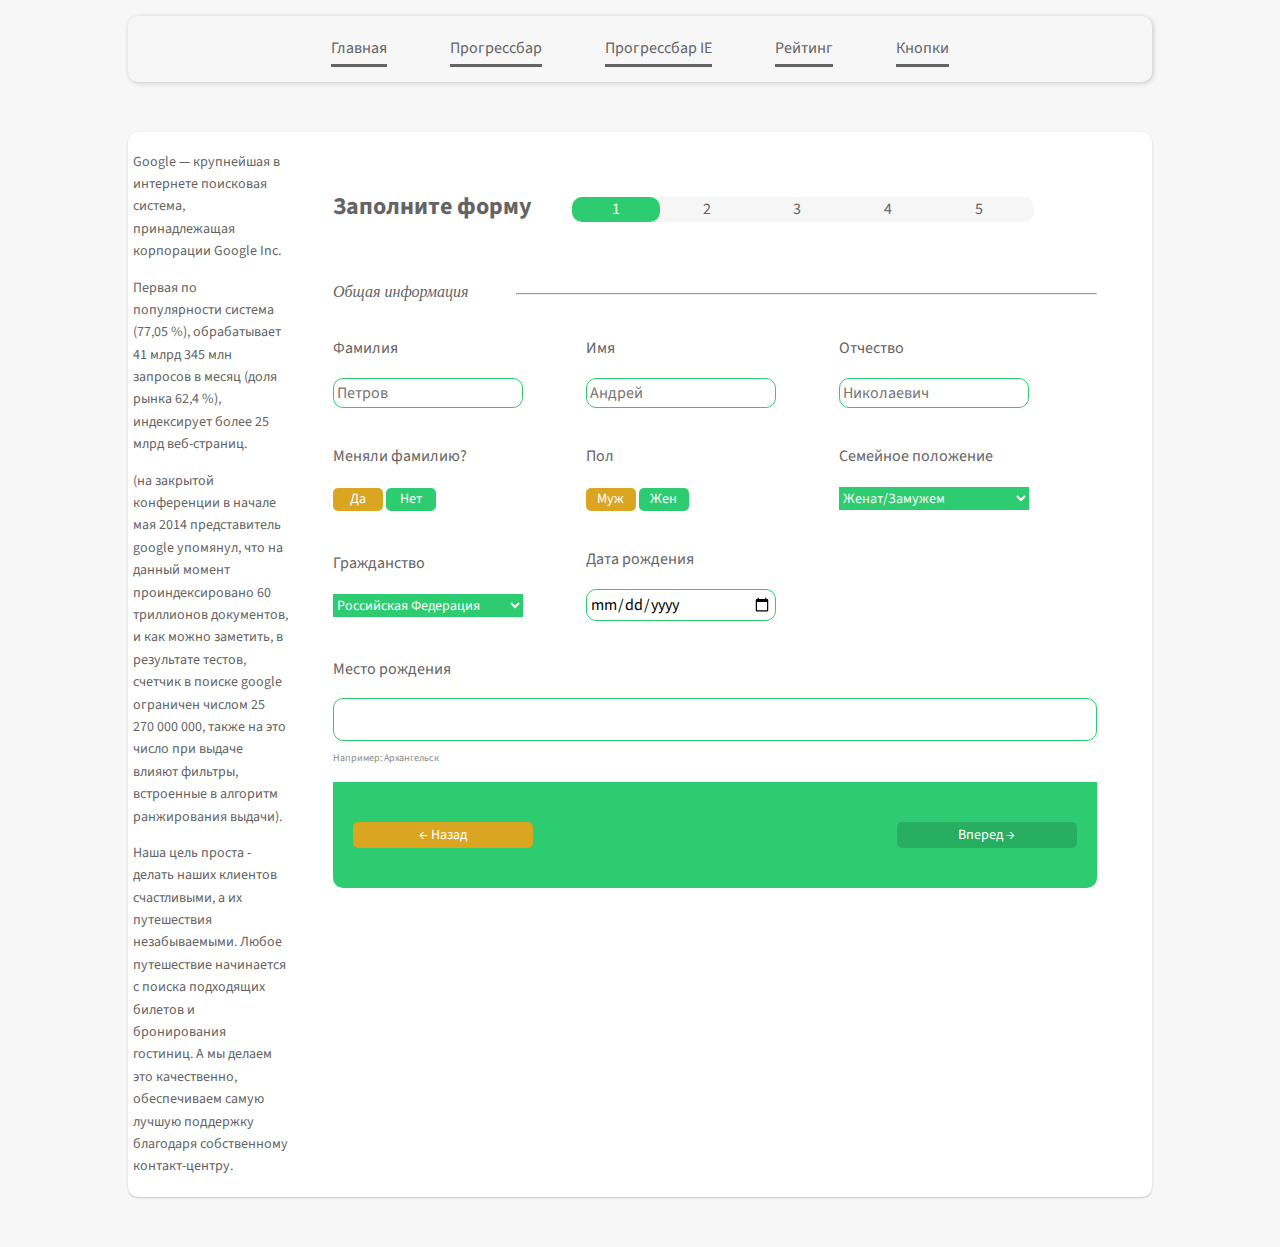
<file: index.html>
<!DOCTYPE HTML>
<html>

<head>
    <meta http-equiv="Content-Type" content="text/html; charset=UTF-8" />
    <title>Page</title>
    <meta name="viewport" content="width=device-width, initial-scale=1">
    <link href="css/normalize.css" rel="stylesheet" type="text/css" />
    <link href="css/main.css" rel="stylesheet" type="text/css" />
    <link href="http://fonts.googleapis.com/css?family=Source+Sans+Pro:400,700" rel="stylesheet" type="text/css" />
    <!--[if lt IE 9]>
	<script src="js/iemediaqueries.js"></script>
	<script src="http://html5shim.googlecode.com/svn/trunk/html5.js"></script>
    <![endif]-->
    
    <!--[if IE 8]>
    <style>
    
    .sidebar {
    padding: 0.488281% 2% 0.488281% 0.488281%;
    }
    
    </style>
    <![endif]-->
    
</head>

<body>
    
       <nav class="nav">
            
            <ul class="nav-list">
                <li class="nav-list-item current"><a href="index.html" class="nav-list-item-link">Главная</a></li>
                <li class="nav-list-item"><a href="index2.html" class="nav-list-item-link">Прогрессбар</a></li>
                <li class="nav-list-item"><a href="index5.html" class="nav-list-item-link">Прогрессбар IE</a></li>
                <li class="nav-list-item"><a href="index3.html" class="nav-list-item-link">Рейтинг</a></li>
                <li class="nav-list-item"><a href="index4.html" class="nav-list-item-link">Кнопки</a></li>
            </ul>
            
        </nav>

    <div class="wrapper">
    
        <aside class="sidebar">
            <p>Google — крупнейшая в интернете поисковая система, принадлежащая корпорации Google Inc.</p>

<p>Первая по популярности система (77,05 %), обрабатывает 41 млрд 345 млн запросов в месяц (доля рынка 62,4 %), индексирует более 25 млрд веб-страниц.</p>

<p>(на закрытой конференции в начале мая 2014 представитель google упомянул, что на данный момент проиндексировано 60 триллионов документов, и как можно заметить, в результате тестов, счетчик в поиске google ограничен числом 25 270 000 000, также на это число при выдаче влияют фильтры, встроенные в алгоритм ранжирования выдачи).</p> 
        <p>Наша цель проста - делать наших клиентов счастливыми, а их путешествия незабываемыми. Любое путешествие начинается с поиска подходящих билетов и бронирования гостиниц. А мы делаем это качественно, обеспечиваем самую лучшую поддержку благодаря собственному контакт-центру.</p>
         </aside>
        
        <div class="maincontent">
        
     
        
        <section class="stages">
            
            <h2 class="stages-heading">Заполните форму</h2>
            <ul class="stages-bar">
                
                <li class="stages-bar-item stages--current">1</li>
                <li class="stages-bar-item">2</li>
                <li class="stages-bar-item">3</li>
                <li class="stages-bar-item">4</li>
                <li class="stages-bar-item">5</li>
                
            </ul>
            <div class="clearfix"></div>
            
        </section>
        
        <section class="user-info">
        
        <h3 class="user-info-heading">Общая информация</h3>
        <hr class="user-info-separator" />
        <div class="clearfix"></div>
        
        
        <form action="process.html" method="get">
            
            <ul class="form-list">
                <li class="form-list-item">
                
                <p>Фамилия</p>
                <input type="text" name="surname" id="surname" placeholder="Петров">
                <label for="surname"></label>
                </li>
                <li class="form-list-item">
                
                <p>Имя</p>
                <input type="text" name="name" id="name" placeholder="Андрей">
                <label for="name"></label>
                </li>
                <li class="form-list-item">
                <p>Отчество</p>
                <input type="text" name="patronymic" id="patronymic" placeholder="Николаевич">
                <label for="patronymic"></label>
                </li>
                
                 </ul>
                 
            <ul class="form-list">
                
                <li class="form-list-item">
                
                <p>Меняли фамилию?</p>
                
                <input class="position" type="radio" name="surname-change" id="y" checked>
                <label class="position input-checked" for="surname-change" id="lb-y">Да</label>
                <input class="position" type="radio" name="surname-change" id="n">
                <label class="position" for="surname-change" id="lb-n">Нет</label>
                </li>
                
           
                
            
                
                <li class="form-list-item">
                
                <p>Пол</p>
                
                <input class="position-s" type="radio" name="sex" id="m" checked>
                <label class="position-s input-checked" id="lb-m" for="sex">Муж</label>
                <input class="position-s" type="radio" name="sex" id="w">
                <label class="position-s" id="lb-w" for="sex">Жен</label>
                </li>
               
                
          
                
                <li class="form-list-item">
                <p>Семейное положение</p>
                
                <label for="marital"></label>
                <select class="select-style" name="marital" id="marital">
                    <option value="">Женат/Замужем</option>
                    <option value="">Разведен/Разведена</option>
                    <option value="">Свободный/Свободная</option>
                </select>
                </li>
                
               </ul>
                
            <ul class="form-list">    
                
                <li class="form-list-item">
                
                <p>Гражданство</p>
                
                <label for="nationality"></label>
                <select class="select-style" name="nationality" id="nationality">
                    <option value="">Российская Федерация</option>
                    <option value="">Зимбабве</option>
                    <option value="">Австралия</option>
                </select>
                </li>
                
           
                
                <li class="form-list-item">
                
                <p>Дата рождения</p>
                
                <label for="birthdate"></label>
                <input type="date" name="" id="birthdate" placeholder="10.10.2000">
                </li>
                
                </ul>
                
                
                
                <p class="birth-info">Место рождения</p>
                
                <label for="birthplace"></label>
                <input class="birth-input" type="text" name="" id="birthplace">
               
                <p class="desc-info">Например: Архангельск</p>
                
                <div class="user-info-btns">
                    
                    <input class="btn btn-golden left" type="submit" value="&#8592; Назад">
                    <input class="btn btn-green right" type="submit" value="Вперед &#8594;">
                    <div class="clearfix"></div>
                </div>
            
        </form>
        
        
        </section>
        
        
        </div>
        <div class="clearfix"></div>
    
    </div>

    <script src="js/jquery.js"></script>
    <script src="js/input.js"></script>
    <script src="js/placeholder.min.js"></script>

</body>

</html>
</file>
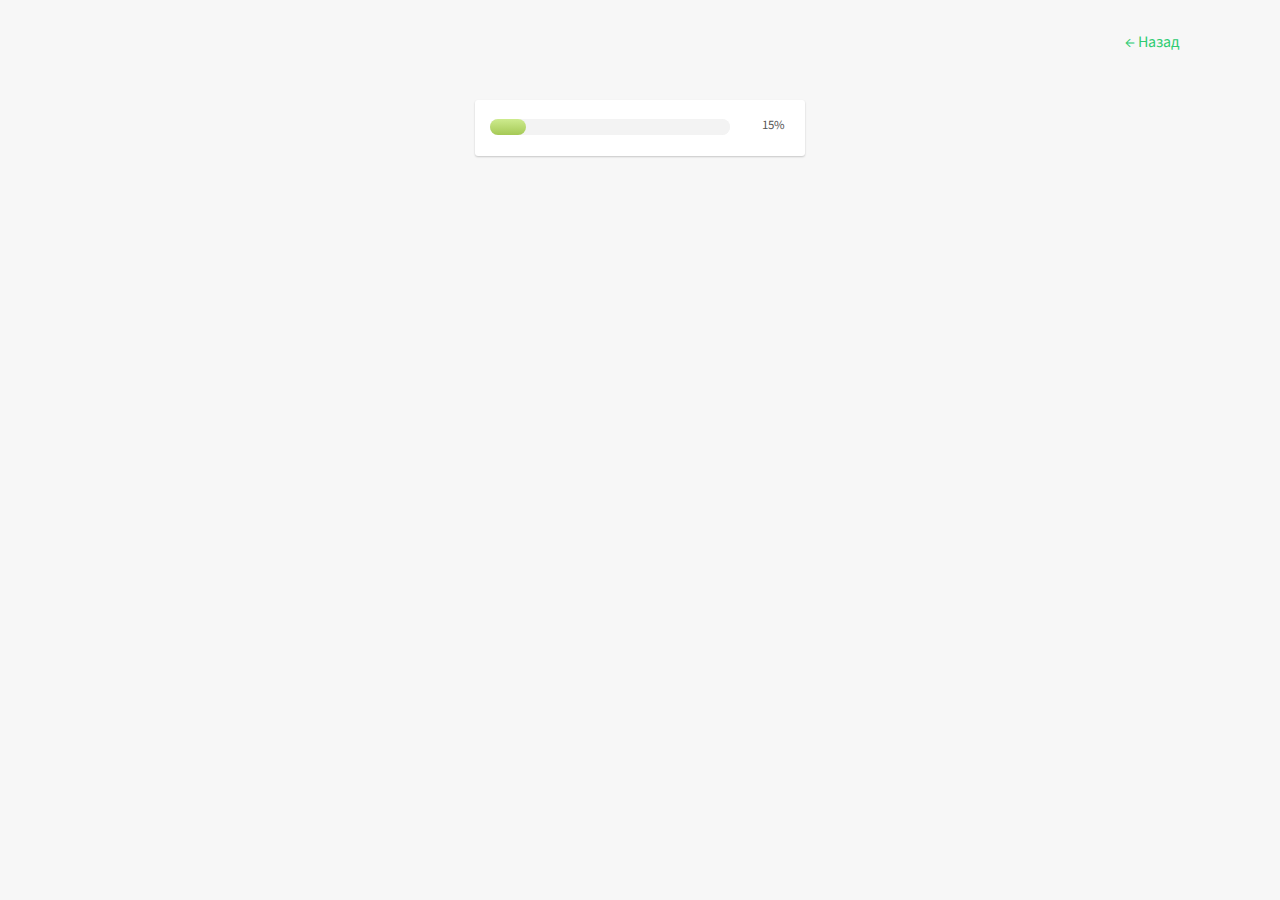
<file: index2.html>
<!DOCTYPE HTML>
<html>

<head>
    <meta http-equiv="Content-Type" content="text/html; charset=UTF-8" />
    <title>Progress Bar</title>
    <meta name="viewport" content="width=device-width">
    <link href="css/normalize.css" rel="stylesheet" type="text/css" />
    <link href="css/progress.css" rel="stylesheet" type="text/css" />
    <link href="http://fonts.googleapis.com/css?family=Source+Sans+Pro:400,700" rel="stylesheet" type="text/css" />
    <script src="js/jquery.js"></script>
    <script src="js/progress-polyfill.js"></script>
    <script>
    
    $(document).ready(function() {  
        
/*  Определяем переменные - макс. значение, временной интервал, значение прогресс бара*/
        
    var progressbar = $('#progressbar'),  
        max = progressbar.attr('max'),  
        time = (1000/max)*5,      
        value = progressbar.val();  
  
        
    /* Закладываем функцию с анимацией */
        
    var loading = function() {  
        value += 1; /* устанавливаем интервал */ 
        addValue = progressbar.val(value); /* Добавляем значение в прогресс бар */ 
          
        $('.progress-value').html(value + '%');  /* show the value inside, next to the progress bar  */
  
        if (value == max) {  /*   Когда достигнет максимума интервал, останавливаем   */
            clearInterval(animate);                      
        }  
    };  
        
        
    /* Начинаем анимацию */
  
    var animate = setInterval(function() {  
        loading();  
    }, time);  
});  
        
    </script>
</head>

<body>
<a class="back-link" href="javascript:history.go(-1);">← Назад</a>
    <div id="wrapper">
       
        <div class="progress-bar-wrapper">
            <progress class="progress" id="progressbar" value="0" max="100"></progress>
            <span class="progress-value">0%</span>
        </div>  
    </div>

</body>

</html>
</file>
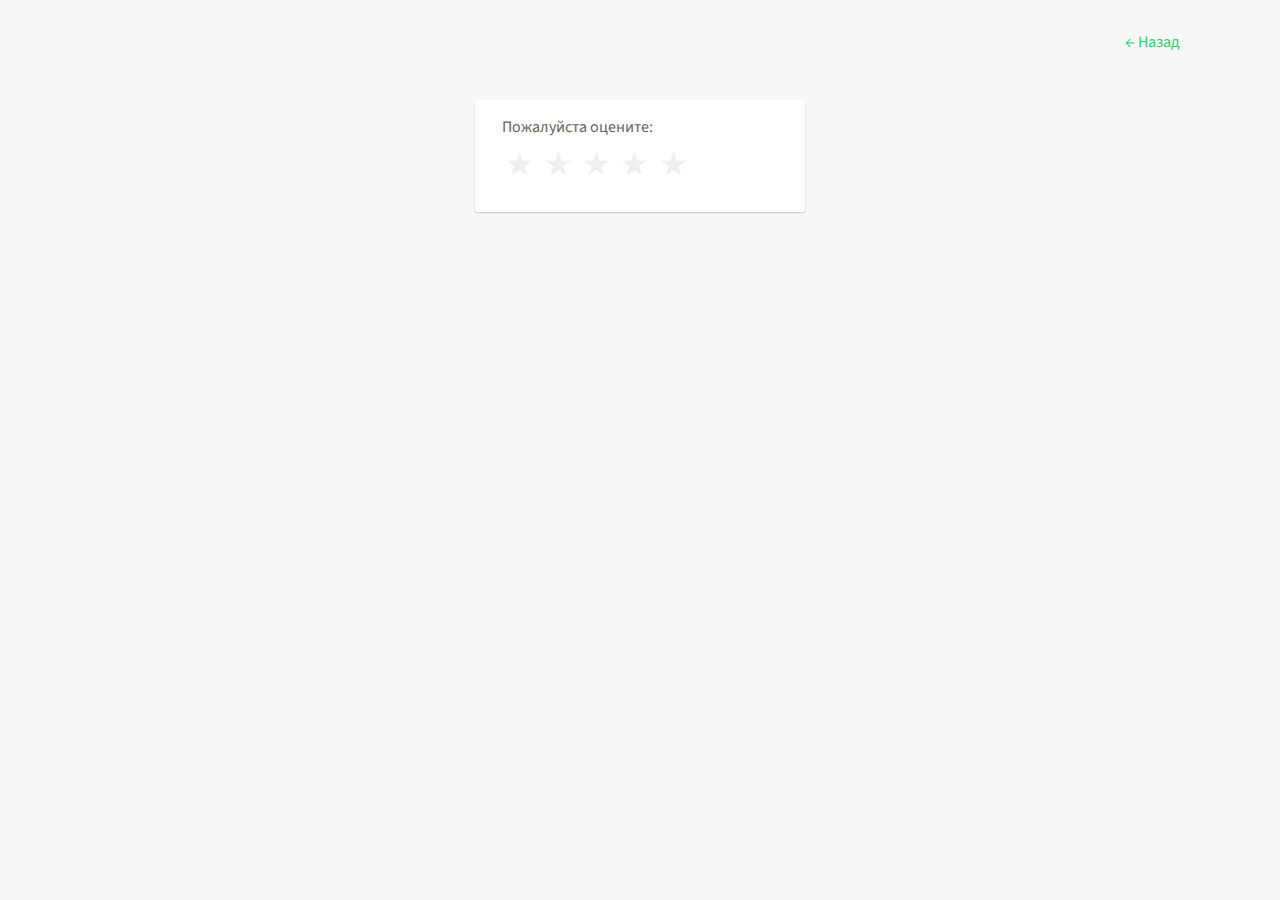
<file: index3.html>
<!DOCTYPE HTML>
<html>

<head>
    <meta http-equiv="Content-Type" content="text/html; charset=UTF-8" />
    <title>Rating Bar</title>
    <meta name="viewport" content="width=device-width">
    <link href="css/normalize.css" rel="stylesheet" type="text/css" />
    <link href="css/rating.css" rel="stylesheet" type="text/css" />
    <link href="http://fonts.googleapis.com/css?family=Source+Sans+Pro:400,700" rel="stylesheet" type="text/css" />
     <script type="text/javascript" src="js/jquery.js"></script>
<!--[if (gte IE 6)&(lte IE 8)]>
  <script type="text/javascript" src="js/selectivizr.js"></script>
  <noscript><link rel="stylesheet" href="css/rating.css" /></noscript>
<![endif]-->
    
</head>

<body>
<a class="back-link" href="javascript:history.go(-1);">← Назад</a>
    <div id="wrapper">
        
        
       <fieldset class="rating">
            <legend>Пожалуйста оцените:</legend>
            <input type="radio" id="star5" name="rating" value="5" /><label for="star5" title="Отлично!"></label>
            <input type="radio" id="star4" name="rating" value="4" /><label for="star4" title="Хорошо"></label>
            <input type="radio" id="star3" name="rating" value="3" /><label for="star3" title="Сойдет"></label>
            <input type="radio" id="star2" name="rating" value="2" /><label for="star2" title="Не очень"></label>
            <input type="radio" id="star1" name="rating" value="1" /><label for="star1" title="Плохо"></label>
        </fieldset>
        <div style="clear:both;"></div>
        
    </div>

</body>

</html>
</file>
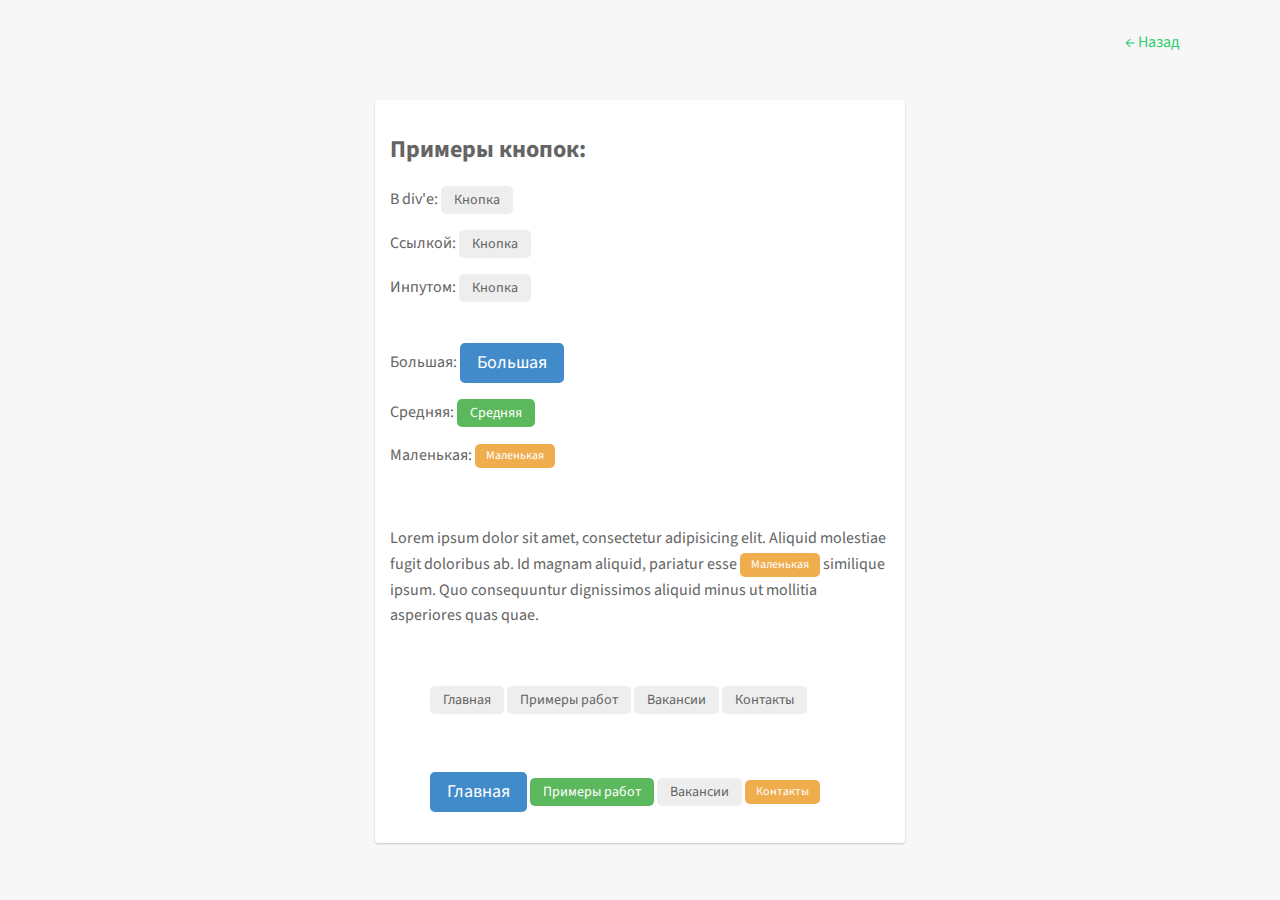
<file: index4.html>
<!DOCTYPE HTML>
<html>

<head>
    <meta http-equiv="Content-Type" content="text/html; charset=UTF-8" />
    <title>Button</title>
    <meta name="viewport" content="width=device-width">
    <link href="css/normalize.css" rel="stylesheet" type="text/css" />
    <link href="css/button.css" rel="stylesheet" type="text/css" />
    <link href="http://fonts.googleapis.com/css?family=Source+Sans+Pro:400,700" rel="stylesheet" type="text/css" />
    <script src="js/jquery.js"></script>
    
</head>

<body>
<a class="back-link" href="javascript:history.go(-1);">← Назад</a>
    <div id="wrapper">
    <h1>Примеры кнопок: </h1>
    <div>В  div'e:     <div class="btn">Кнопка</div></div>
    <p>Ссылкой:    <a class="btn" href="">Кнопка</a></p>
    <p>Инпутом:    <input class="btn" type="button" value="Кнопка"></p>
    <br />
    <div>Большая: <div class="btn btn-large">Большая</div></div>
    <p>Средняя: <a class="btn btn-default" href="">Средняя</a></p>
    <p>Маленькая: <input class="btn btn-small" type="button" value="Маленькая"></p>
    <br/>
    <p>Lorem ipsum dolor sit amet, consectetur adipisicing elit. Aliquid molestiae fugit doloribus ab. Id magnam aliquid, pariatur esse <input class="btn btn-small" type="button" value="Маленькая"> similique ipsum. Quo consequuntur dignissimos aliquid minus ut mollitia asperiores quas quae.</p>
    
    <br />
    
    <ul class="nav-list">
        <li class="nav-list-item"><a class="btn" href="">Главная</a></li>
        <li class="nav-list-item"><a class="btn" href="">Примеры работ</a></li>
        <li class="nav-list-item"><a class="btn" href="">Вакансии</a></li>
        <li class="nav-list-item"><a class="btn" href="">Контакты</a></li>
    </ul>
    
    <br />
    
    <ul class="nav-list">
        <li class="nav-list-item"><a class="btn btn-large" href="">Главная</a></li>
        <li class="nav-list-item"><a class="btn btn-default" href="">Примеры работ</a></li>
        <li class="nav-list-item"><a class="btn" href="">Вакансии</a></li>
        <li class="nav-list-item"><a class="btn btn-small" href="">Контакты</a></li>
    </ul>
    
    </div>

</body>

</html>
</file>
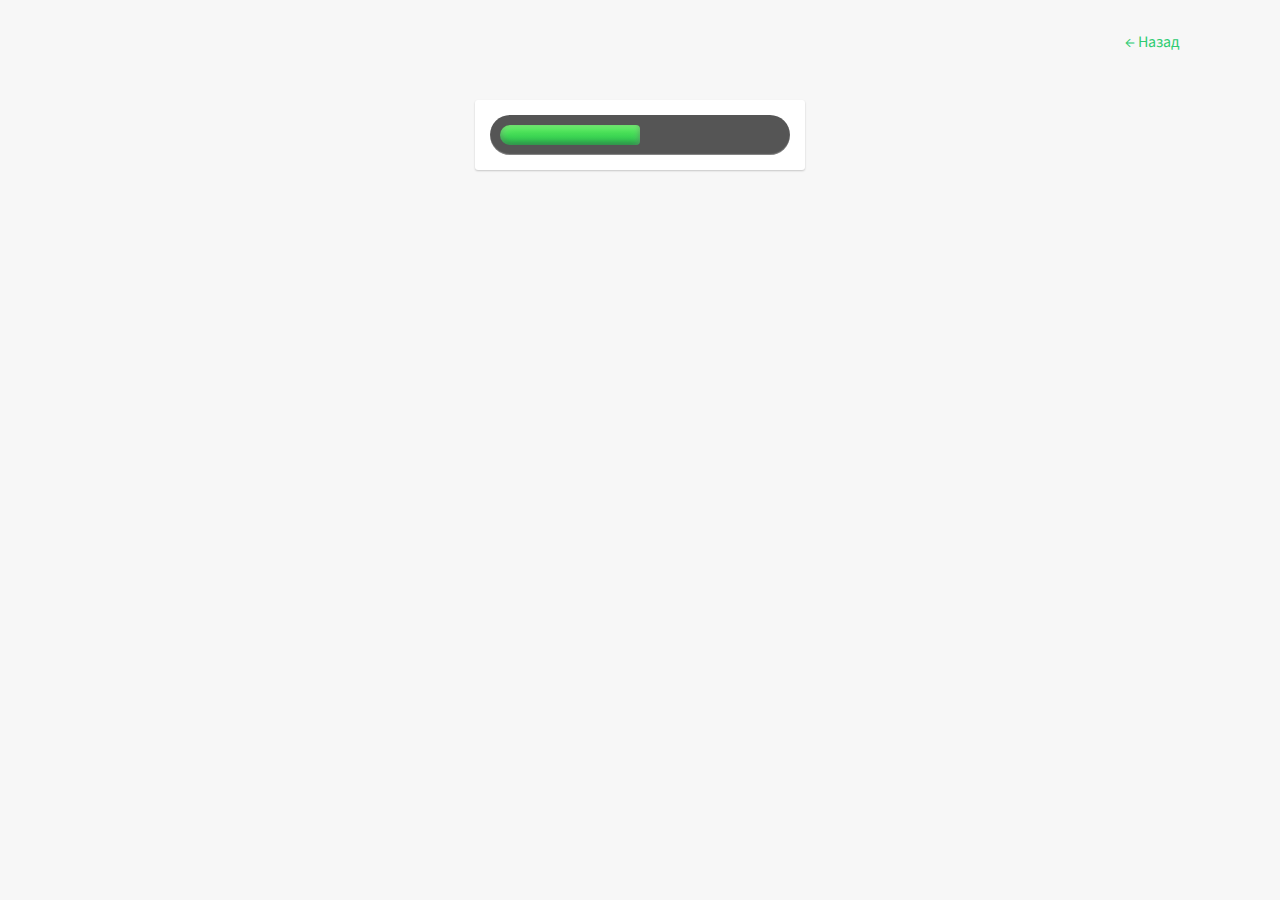
<file: index5.html>
<!DOCTYPE HTML>
<html>

<head>
    <meta http-equiv="Content-Type" content="text/html; charset=UTF-8" />
    <title>Progress Bar IE</title>
    <meta name="viewport" content="width=device-width">
    <link href="css/normalize.css" rel="stylesheet" type="text/css" />
    <link href="css/progress2.css" rel="stylesheet" type="text/css" />
    <link href="http://fonts.googleapis.com/css?family=Source+Sans+Pro:400,700" rel="stylesheet" type="text/css" />
    
</head>

<body>
<a class="back-link" href="javascript:history.go(-1);">← Назад</a>
    <div id="wrapper">
       
        <div class="meter">
            <span style="width: 50%"></span>
        </div>
    </div>

</body>

</html>
</file>
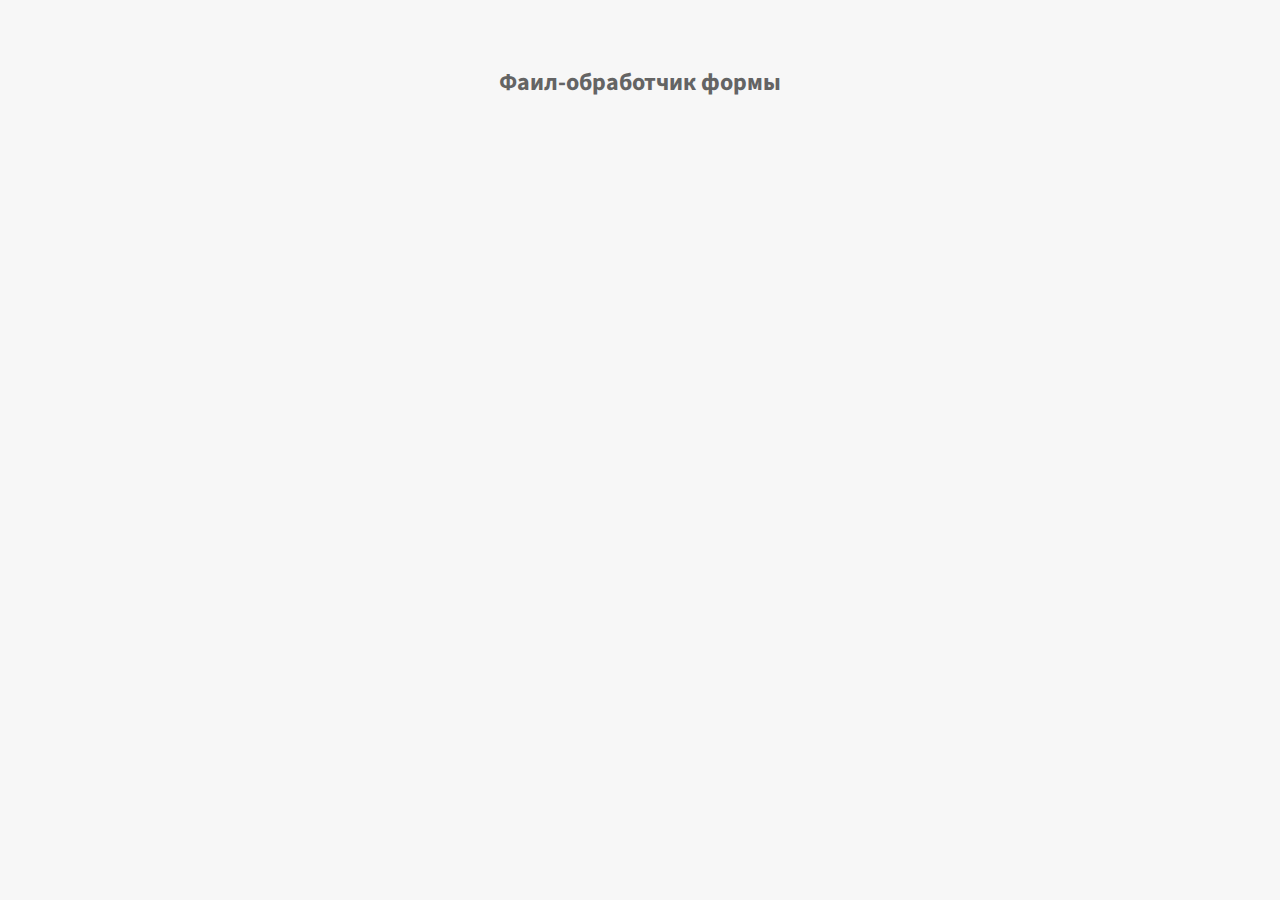
<file: process.html>
<!DOCTYPE HTML>
<html>

<head>
    <meta http-equiv="Content-Type" content="text/html; charset=UTF-8" />
    <title>Page</title>
    <meta name="viewport" content="width=device-width">
    <link href="css/normalize.css" rel="stylesheet" type="text/css" />
    <link href="css/main.css" rel="stylesheet" type="text/css" />
    <link href="http://fonts.googleapis.com/css?family=Source+Sans+Pro:400,700" rel="stylesheet" type="text/css" />
    
</head>

<body>

    <div id="wrapper">
    
       
        <h1 class="process-heading">Фаил-обработчик формы</h1> 
       
    
    </div>

    <script src="js/jquery.js"></script>
    <script src="js/input.js"></script>
    <script src="js/placeholder.min.js"></script>

</body>

</html>
</file>
<file: css/main.css>
html,
body {
    font-family: 'Source Sans Pro', sans-serif;
    font-size: 1em;
    font-weight: 400;
    line-height: 1.6;
    background: #f7f7f7;
    padding: 0;
    margin: 0;
    color: #646464;
}

*,
*:after,
*::before { 
  box-sizing: border-box;     
}


img { max-width: 100%; }



.wrapper {
    max-width: 1024px;
    width: 90%; /*  1024px  */
    margin: 50px auto;
    border-radius: 10px;
    background-color: #fff;
    box-shadow: 0px 1px 2px 0px rgba(0, 0, 0, .2);
}

.sidebar {
    width: 19.53125%; /*  200px / 1024px  */
    padding: 0.488281% 3.90625% 0.488281% 0.488281%; /* 5px / 1024px  */
    text-align: left;
    float: left;
    font-size: 0.875em;
}

.maincontent {
    width: 75.585938%; /*  774px / 1024px  */
    margin-top: 1em;
    padding: 0.488281%; /* 5px / 1024px  */
    text-align: justify;
    float: left;
}



/* Навигация */


.nav {
    max-width: 1024px;
    width: 90%;
    margin: 0 auto;
    border-radius: 10px;
    box-shadow: 1px 1px 5px rgba(0, 0, 0, 0.2);
}

.nav-list {
    list-style: none;
    text-align: center;
    padding:0;
}

.nav-list-item {
    display: inline-block;
    white-space: nowrap;
    padding: 20px 2.929688%;
}

.nav-list-item-link {
    text-decoration: none;
    color: #646464;
    padding-bottom: 5px;
    border-bottom: 3px solid #646464;
    -webkit-transition: all 300ms ease-in-out 0s;
    transition: all 300ms ease-in-out 0s;
}

.nav-list-item-link:hover {
    border-bottom: 3px solid #2ECC71;
    color: #2ECC71;
    -webkit-transition: all 300ms ease-in-out 0s;
    transition: all 300ms ease-in-out 0s;
}



/* Блок с индикатором заполнения формы */

.stages {
    margin: 1em 0;
}

.stages-heading {
    display: block;
    float: left;
}

.stages-bar {
    display: block;
    float: left;
    list-style: none;
    width: 60.471204%;
    margin: 28px 0 0 5.235602%;
    background-color: #f6f6f6;
    padding: 0;
    border-radius: 10px;
}


.stages-bar-item {
    display: inline-block;
    width: 19%;
    text-align: center;
    cursor: pointer;
}

.stages--current {
    background-color: #2ECC71;
    border-radius: 10px;
    color:#fff;
}

.stages--active {
    background-color: #26A65B;
    border-radius: 10px;
    color:#fff;
}




/* Блок с самой формой */


.user-info-heading {
    width: 23%;
    display: block;
    margin-right: 1%;
    float: left;
    font-family: Tahoma;
    font-size: 1em;
    font-weight: normal;
    font-style: italic;
}

.user-info-separator {
    width: 76%;
    display: block;
    float: left;
    margin-top: 30px;
}


.form-list {
    padding: 0;
    list-style: none;
    width: 100%;
    margin: 0 auto;
}

.form-list-item {
    display: inline-block;
    width:32.722517%;
    padding-bottom: 20px;
    position: relative;
}

input {
    width:76%;
    border: 1px solid #2ecc71;
    padding: 1.2%;
    outline-color: goldenrod;
    border-radius: 10px;
}


.form-list-item > input[type='radio'] {
   opacity: 0;
   filter: alpha(opacity=0);
   z-index: 9999;
   cursor: pointer;
}
 
.form-list-item > input[type='radio'] + label {
   background-color: #2ECC71;
   display: inline-block;
   border-radius: 5px;
   color: #fff;
   position: relative;
   font-size: 0.875em;
   cursor: pointer;
   text-align: center;
}
 
.position {
    position: absolute;
    width: 20%;
    height: 23px;
}

.position-s {
    position: absolute;
    width: 20%;
    height: 23px;
}

.input-checked {
    background-color: goldenrod !important;
}


.select-style {
    width: 76%;
    height: 23px;
    font-size: 0.875em;
    color: #fff;
    background-color:#2ecc71;
    border: none;
    outline: none;
}

.birth-input {
        width: 100%;
    }

.user-info-btns {
    background-color: #2ecc71;
    padding:40px 20px;
    border-radius: 0 0 10px 10px;
    margin:1em 0;
}


.btn {
    display: inline-block;
    width: 24.86911%;
    padding: 6px 1.570681%;
    margin: 0;
    font-size: 0.875em;
    font-weight: 400;
    line-height: 0.875em;
    text-decoration: none;
    color:#fff;
    text-align: center;
    white-space: nowrap;
    vertical-align: middle;
    cursor: pointer;
    -webkit-user-select: none;
    -moz-user-select: none;
    -ms-user-select: none;
    user-select: none;
    background-color: #EEE;
    border: 1px solid transparent;
    border-radius: 5px;
    outline: none;
}

.btn-green {
    background-color: #27ae60;
}

.btn-green:hover {
    background-color: #16A085;
}

.btn-golden {
    background-color: goldenrod;
}

.btn-golden:hover {
    background-color: #D35400;
}

.desc-info {
    font-size: 0.625em;
    line-height: 1.5;
    color: #888;
}


.process-heading {
    text-align: center;
    padding: 2em 0;
}



/* Media queries */

@media screen and (max-width: 955px) { 

    .sidebar {
        float: none;
        width: 98%;
        margin: 0 auto;
        text-align: justify;
        padding: 10px 2% 0 2%;
    }
    
    .maincontent {
        float: none;
        width:98%;
        margin: 0 auto;
        padding: 0.488281%;
    }
    
    .stages-bar {
        float: left;
        list-style: none;
        width: 60.471204%;
        margin: 28px 0 0 5.235602%;
        background-color: #f6f6f6;
        padding: 0;
        border-radius: 10px;
    }
    
}



@media screen and (max-width: 735px) { 

    .stages-heading {
        text-align: center;
        float: none;
    }
    
    .stages-bar {
        float:none;
        width: 90%;
        margin: 0 5%;
    }
    
    .user-info-heading {
        display: none;
    }
    
    .user-info-separator {
        display: none;
    }
    
    .form-list {
        width:98%;
        margin:0 1%;
    }
}



@media screen and (max-width: 630px) { 

    .nav {
        font-size: 0.875em;
    }
    
    .form-list {
        width: 95%;
        margin-left: 5%;
    }
    
    .form-list-item { 
        width: 45%;
    }
}


@media screen and (max-width: 560px) { 

    .nav {
        font-size: 0.875em;
    }
    
    .nav-list {
        background:url("../img/icon-menu.png") no-repeat 95% 50%;
    }
    
    .nav-list-item {
		display: none; /* hide all <li> items */
        padding:10px 2.929688%;
	}
	.current {
		display: block; /* show only current <li> item */
	}
	.nav-list-item-link {
		display: block;
		text-align: left;
        padding-bottom: 0;
        border-bottom: none;
	}
    
    .nav-list-item-link:hover {
        border-bottom: none;
    }
	

	/* on nav hover */
	.nav ul:hover {
		background-image: none;
	}
	.nav-list:hover .nav-list-item {
		display: block;
		margin: 0 0 5px;
	}
	.nav-list:hover .current {
		background: url("../img/icon-check.png") no-repeat 10px 7px;
	}
    
    
    .form-list {
        width: 95%;
        margin-left: 5%;
    }
    
    .form-list-item { 
        width: 45%;
    }
}


@media screen and (max-width: 490px) { 

    .form-list-item {
        display: block;
        width: 100%;
    }
    
    .form-list-item > input {
        width: 95%;
    }
    
    .birth-input {
        width: 95%;
        margin-left: 5%;
    }
    
    .desc-info, .birth-info {
        margin-left: 5%;
    }
    
}

.left {
    float: left;
}

.right {
    float: right;
}

.clearfix:after {
  content: "";
  display: table;
  clear: both;
}
</file>
<file: css/progress.css>
html, body {
    font-family: 'Source Sans Pro', sans-serif;
    font-size: 16px;
    font-weight: 400;
    line-height: 1.6;
    background: #f7f7f7;
    padding: 0;
    margin: 0;
    color: #646464;
}

#wrapper {
    width: 300px;
    margin: 100px auto 0;
    padding: 15px 15px;
    border-radius: 3px;
    background-color: #fff;
    box-shadow: 0px 1px 2px 0px rgba(0, 0, 0, .2); 
}


progress {
    background-color: #f3f3f3;
    border: 0;
    width: 80%;
    height: 16px;
    border-radius: 9px;
}

progress {
	background-color: #f3f3f3;
	border: 0;
	width: 80%;
	height: 16px;
	border-radius: 9px;
}
progress::-webkit-progress-bar {
	background-color: #f3f3f3;
	border-radius: 9px;
}
progress::-webkit-progress-value {
	background: #cdeb8e;
	background: -moz-linear-gradient(top,  #cdeb8e 0%, #a5c956 100%);
	background: -webkit-gradient(linear, left top, left bottom, color-stop(0%,#cdeb8e), color-stop(100%,#a5c956));
	background: -webkit-linear-gradient(top,  #cdeb8e 0%,#a5c956 100%);
	background: -o-linear-gradient(top,  #cdeb8e 0%,#a5c956 100%);
	background: -ms-linear-gradient(top,  #cdeb8e 0%,#a5c956 100%);
	background: linear-gradient(to bottom,  #cdeb8e 0%,#a5c956 100%);
	filter: progid:DXImageTransform.Microsoft.gradient( startColorstr='#cdeb8e', endColorstr='#a5c956',GradientType=0 );
	border-radius: 9px;
}
progress::-moz-progress-bar {
	background: #cdeb8e;
	background: -moz-linear-gradient(top,  #cdeb8e 0%, #a5c956 100%);
	background: -webkit-gradient(linear, left top, left bottom, color-stop(0%,#cdeb8e), color-stop(100%,#a5c956));
	background: -webkit-linear-gradient(top,  #cdeb8e 0%,#a5c956 100%);
	background: -o-linear-gradient(top,  #cdeb8e 0%,#a5c956 100%);
	background: -ms-linear-gradient(top,  #cdeb8e 0%,#a5c956 100%);
	background: linear-gradient(to bottom,  #cdeb8e 0%,#a5c956 100%);
	filter: progid:DXImageTransform.Microsoft.gradient( startColorstr='#cdeb8e', endColorstr='#a5c956',GradientType=0 );
	border-radius: 9px;
}

.progress-value {
    padding: 0px 5px;
    line-height: 20px;
    margin-left: 5px;
    font-size: .8em;
    color: #555;
    height: 16px;
    float: right;
}



/* Progress polyfill */

progress[role] {
	display: inline-block;
	position: relative;
	width: 10em;
	height: 1em;
	vertical-align: -.2em;
	background-image: url('[data-uri]');
	
	-moz-box-sizing: border-box;
	box-sizing: border-box;
}

progress[role],
progress[aria-valuenow]:before {
	background-color: #5af;
}

progress[role],
progress[role]:after {
	background-repeat:repeat-x;
	background-position: 0 0;
	-moz-background-size: auto 100%;
	-webkit-background-size: auto 100%;
	background-size: auto 100%;
}

/* Determinate only overrides */
progress[aria-valuenow] {
	background: #eee;
}

progress[aria-valuenow]:before {
	content: "";
	display: block;
	height: 100%;
}

/* Overlay */
progress[role]:after {
	content: "";
	position: absolute;
	top: 0;
	right: 0;
	bottom: 0;
	left: 0;
	background-image: url('[data-uri]');
}
</file>
<file: css/rating.css>
html,
body {
    font-family: 'Source Sans Pro', sans-serif;
    font-size: 16px;
    font-weight: 400;
    line-height: 1.6;
    background: #f7f7f7;
    padding: 0;
    margin: 0;
    color: #646464;
}
#wrapper {
    width: 300px;
    margin: 100px auto 0;
    padding: 15px 15px;
    border-radius: 3px;
    background-color: #fff;
    box-shadow: 0px 1px 2px 0px rgba(0, 0, 0, .2);
}


.rating {
    border: none;
    float: left;
}

/* :not(:checked) is a filter, so that browsers that don’t support :checked don’t 
   follow these rules. Every browser that supports :checked also supports :not(), so
   it doesn’t make the test unnecessarily selective */
.rating:not(:checked) > input {
    clip: rect(0px, 0px, 0px, 0px);
    height: 1px;
    margin: -1px;
    overflow: hidden;
    padding: 0;
    position: absolute;
    width: 1px;
    visibility:hidden;
}

.rating:not(:checked) > label {
    float:right;
    width:1em;
    padding:0 .1em;
    overflow:hidden;
    white-space:nowrap;
    cursor:pointer;
    font-size:200%;
    line-height:1.2;
    color: #ecf0f1;
}

.rating:not(:checked) > label:before {
    content: '★ ';
}

.rating > input:checked ~ label {
    color: #e74c3c;

}

.rating:not(:checked) > label:hover,
.rating:not(:checked) > label:hover ~ label {
    color: #F4D03F;
}

.rating > input:checked + label:hover,
.rating > input:checked + label:hover ~ label,
.rating > input:checked ~ label:hover,
.rating > input:checked ~ label:hover ~ label,
.rating > label:hover ~ input:checked ~ label {
    color: #F4B350;
}

.rating > label:active {
    position:relative;
}
</file>
<file: css/button.css>
html,
body {
    font-family: 'Source Sans Pro', sans-serif;
    font-size: 16px;
    font-weight: 400;
    line-height: 1.6;
    background: #f7f7f7;
    padding: 0;
    margin: 0;
    color: #646464;
}


#wrapper {
    width: 500px;
    margin: 100px auto 0;
    padding: 15px 15px;
    border-radius: 3px;
    background-color: #fff;
    box-shadow: 0px 1px 2px 0px rgba(0, 0, 0, .2);
}


.btn {
    display: inline-block;
    padding: 6px 12px;
    margin: 0;
    font-size: 14px;
    font-weight: 400;
    line-height: 14px;
    text-decoration: none;
    color:#646464;
    text-align: center;
    white-space: nowrap;
    vertical-align: middle;
    cursor: pointer;
    -webkit-user-select: none;
    -moz-user-select: none;
    -ms-user-select: none;
    user-select: none;
    background-color: #EEE;
    border: 1px solid transparent;
    border-radius: 5px;
    outline: none;
}

.btn-large {
    padding: 10px 16px;
    font-size: 18px;
    line-height: 18px;
    background-color: #428bca;
    color: #fff;
}

.btn-default {
    padding: 6px 12px;
    font-size: 14px;
    line-height: 14px;
    background-color: #5cb85c;
    color: #fff;
}

.btn-small {
    padding: 5px 10px;
    font-size: 12px;
    line-height: 12px;
    background-color: #f0ad4e;
    color: #fff;
}

.nav-list {
    list-style: none;
}

.nav-list-item {
    display: inline-block;
}
</file>
<file: css/progress2.css>
html, body {
    font-family: 'Source Sans Pro', sans-serif;
    font-size: 16px;
    font-weight: 400;
    line-height: 1.6;
    background: #f7f7f7;
    padding: 0;
    margin: 0;
    color: #646464;
}

#wrapper {
    width: 300px;
    margin: 100px auto 0;
    padding: 15px 15px;
    border-radius: 3px;
    background-color: #fff;
    box-shadow: 0px 1px 2px 0px rgba(0, 0, 0, .2); 
}


.meter { 
	height: 20px;  /* Can be anything */
	position: relative;
	background: #555;
	border-radius: 25px;
	padding: 10px;
	box-shadow        : inset 0 -1px 1px rgba(255,255,255,0.3);
}

.meter > span {
	display: block;
	height: 100%;
	   -webkit-border-top-right-radius: 8px;
	-webkit-border-bottom-right-radius: 8px;
	       -moz-border-radius-topright: 8px;
	    -moz-border-radius-bottomright: 8px;
	           border-top-right-radius: 8px;
	        border-bottom-right-radius: 8px;
	    -webkit-border-top-left-radius: 20px;
	 -webkit-border-bottom-left-radius: 20px;
	        -moz-border-radius-topleft: 20px;
	     -moz-border-radius-bottomleft: 20px;
	            border-top-left-radius: 20px;
	         border-bottom-left-radius: 20px;
	background-color: rgb(43,194,83);
	background-image: -webkit-gradient(
	  linear,
	  left bottom,
	  left top,
	  color-stop(0, rgb(43,194,83)),
	  color-stop(1, rgb(84,240,84))
	 );
	background-image: -webkit-linear-gradient(
	  center bottom,
	  rgb(43,194,83) 37%,
	  rgb(84,240,84) 69%
	 );
	-webkit-box-shadow: 
	  inset 0 2px 9px  rgba(255,255,255,0.3),
	  inset 0 -2px 6px rgba(0,0,0,0.4);
	-moz-box-shadow: 
	  inset 0 2px 9px  rgba(255,255,255,0.3),
	  inset 0 -2px 6px rgba(0,0,0,0.4);
	position: relative;
	overflow: hidden;
}
</file>
